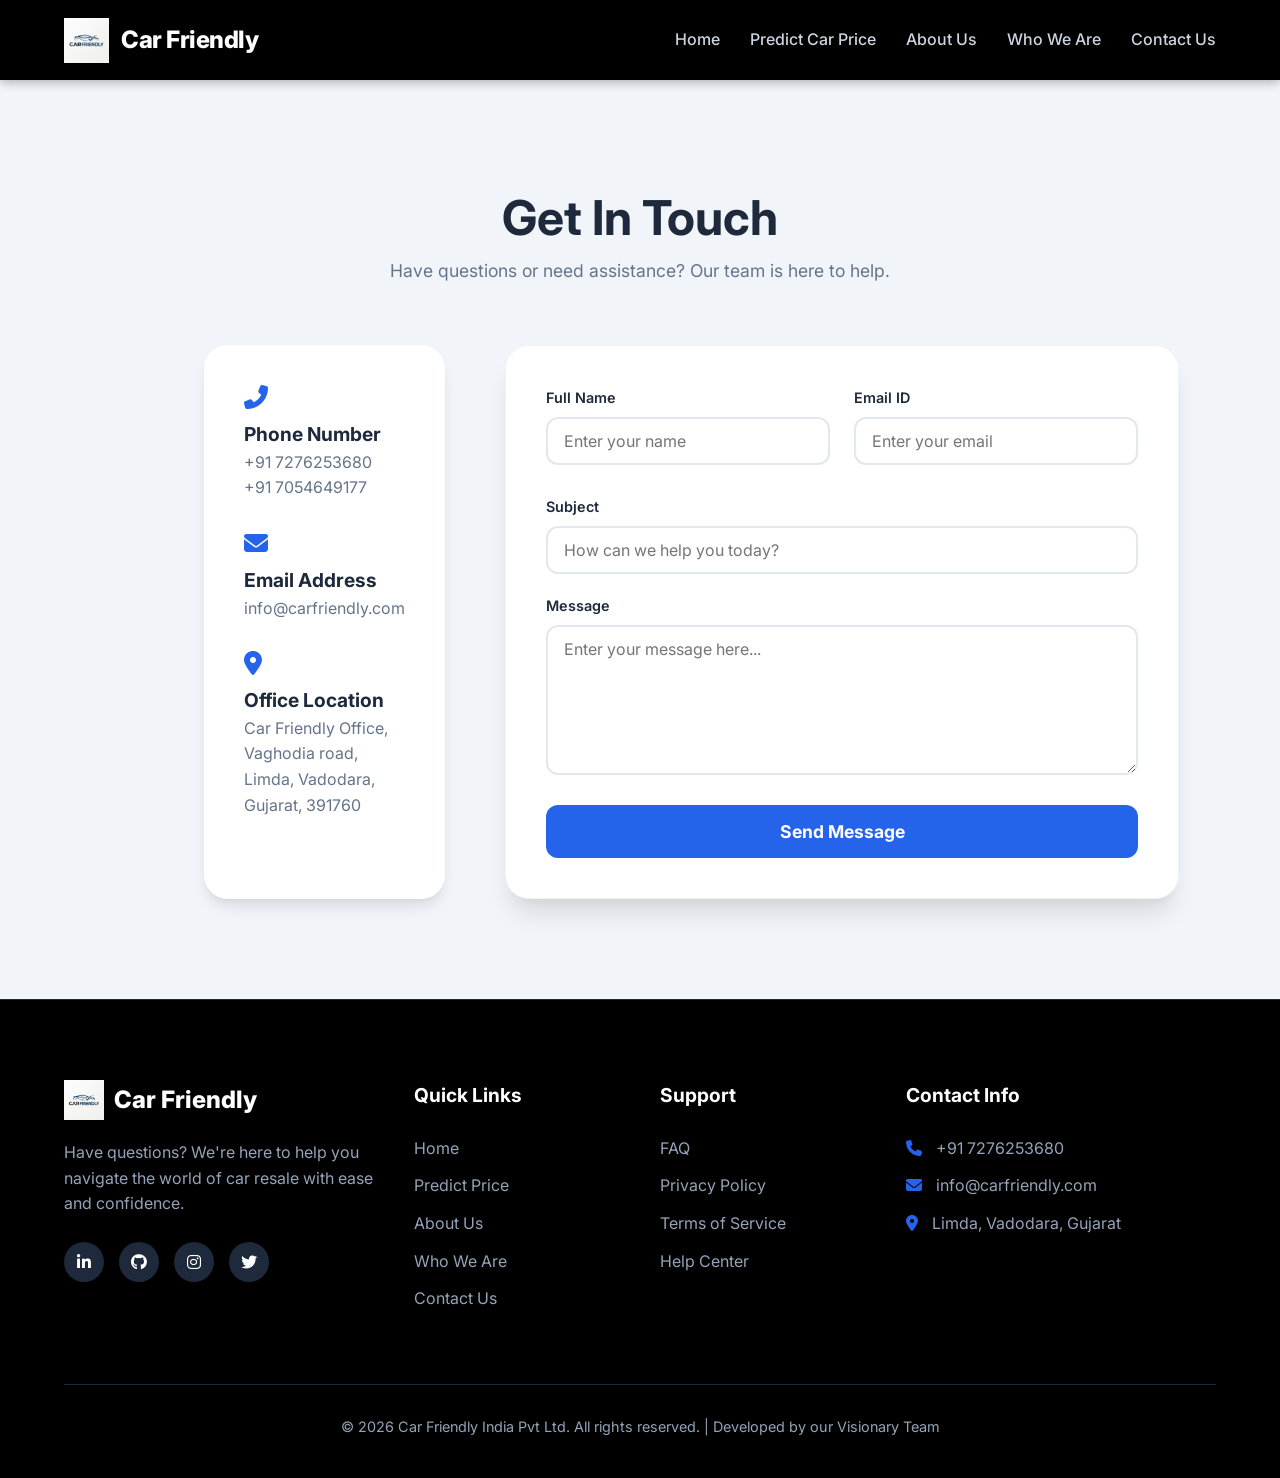
<file: projects/frontend/contact.html>
<!DOCTYPE html>
<html lang="en">
<head>
    <meta charset="UTF-8">
    <meta name="viewport" content="width=device-width, initial-scale=1.0">
    <title>Contact Us | Car Friendly</title>
    <link rel="stylesheet" href="style.css">
    <link href="https://fonts.googleapis.com/css2?family=Inter:wght@400;500;600;700;800&display=swap" rel="stylesheet">
    <link rel="stylesheet" href="https://cdnjs.cloudflare.com/ajax/libs/font-awesome/6.4.0/css/all.min.css">
</head>
<body>
    <nav>
        <a href="/" class="logo">
            <img src="logo.png" alt="Car Friendly Logo">
            <span>Car Friendly</span>
        </a>
        <ul class="nav-links">
            <li><a href="/">Home</a></li>
            <li><a href="/predict">Predict Car Price</a></li>
            <li><a href="/about">About Us</a></li>
            <li><a href="/team">Who We Are</a></li>
            <li><a href="/contact">Contact Us</a></li>
        </ul>
    </nav>

    <div class="info-section">
        <div style="text-align: center; margin-bottom: 60px;" class="animate-up">
            <h2 style="font-size: 3rem;">Get In Touch</h2>
            <p style="color: var(--text-muted); font-size: 1.1rem;">Have questions or need assistance? Our team is here to help.</p>
        </div>

        <div style="display: grid; grid-template-columns: 1fr 1.5fr; gap: 60px;" class="animate-up">
            <div style="background: white; padding: 40px; border-radius: 24px; box-shadow: var(--shadow);">
                <div style="margin-bottom: 30px;">
                    <i class="fas fa-phone-alt" style="font-size: 1.5rem; color: var(--primary-color); margin-bottom: 10px;"></i>
                    <h4 style="font-size: 1.2rem;">Phone Number</h4> 
                    <p style="color: var(--text-muted);">+91 7276253680</p>
                    <p style="color: var(--text-muted);">+91 7054649177</p>
                </div>
                <div style="margin-bottom: 30px;">
                    <i class="fas fa-envelope" style="font-size: 1.5rem; color: var(--primary-color); margin-bottom: 10px;"></i>
                    <h4 style="font-size: 1.2rem;">Email Address</h4>
                    <p style="color: var(--text-muted);">info@carfriendly.com</p>
                </div>
                <div>
                    <i class="fas fa-location-dot" style="font-size: 1.5rem; color: var(--primary-color); margin-bottom: 10px;"></i>
                    <h4 style="font-size: 1.2rem;">Office Location</h4>
                    <p style="color: var(--text-muted);">Car Friendly Office, Vaghodia road,<br>Limda, Vadodara, Gujarat, 391760</p>
                </div>
            </div>

            <div class="form-card">
                <form>
                    <div class="form-grid" style="grid-template-columns: 1fr 1fr;">
                        <div class="form-group">
                            <label>Full Name</label>
                            <input type="text" placeholder="Enter your name" required>
                        </div>
                        <div class="form-group">
                            <label>Email ID</label>
                            <input type="email" placeholder="Enter your email" required>
                        </div>
                    </div>
                    <div class="form-group" style="margin-top: 20px;">
                        <label>Subject</label>
                        <input type="text" placeholder="How can we help you today?" required>
                    </div>
                    <div class="form-group" style="margin-top: 20px;">
                        <label>Message</label>
                        <textarea style="padding: 12px 16px; border-radius: 12px; border: 2px solid #e2e8f0; font-size: 1rem; min-height: 150px; outline: none; transition: var(--transition);" placeholder="Enter your message here..."></textarea>
                    </div>
                    <button type="submit" class="btn-predict" style="margin-top: 30px;">Send Message</button>
                </form>
            </div>
        </div>
    </div>

    <footer class="main-footer">
        <div class="footer-container">
            <div class="footer-col">
                <div class="footer-logo">
                    <img src="logo.png" alt="Car Friendly Logo">
                    <span>Car Friendly</span>
                </div>
                <p>Have questions? We're here to help you navigate the world of car resale with ease and confidence.</p>
                <div class="footer-socials">
                    <a href="#"><i class="fab fa-linkedin-in"></i></a>
                    <a href="#"><i class="fab fa-github"></i></a>
                    <a href="#"><i class="fab fa-instagram"></i></a>
                    <a href="#"><i class="fab fa-twitter"></i></a>
                </div>
            </div>
            <div class="footer-col">
                <h4>Quick Links</h4>
                <ul>
                    <li><a href="/">Home</a></li>
                    <li><a href="/predict">Predict Price</a></li>
                    <li><a href="/about">About Us</a></li>
                    <li><a href="/team">Who We Are</a></li>
                    <li><a href="/contact">Contact Us</a></li>
                </ul>
            </div>
            <div class="footer-col">
                <h4>Support</h4>
                <ul>
                    <li><a href="#">FAQ</a></li>
                    <li><a href="#">Privacy Policy</a></li>
                    <li><a href="#">Terms of Service</a></li>
                    <li><a href="/contact">Help Center</a></li>
                </ul>
            </div>
            <div class="footer-col">
                <h4>Contact Info</h4>
                <ul style="color: #94a3b8;">
                    <li style="margin-bottom: 12px;"><i class="fas fa-phone" style="margin-right: 10px; color: var(--primary-color);"></i> +91 7276253680</li>
                    <li style="margin-bottom: 12px;"><i class="fas fa-envelope" style="margin-right: 10px; color: var(--primary-color);"></i> info@carfriendly.com</li>
                    <li style="margin-bottom: 12px;"><i class="fas fa-map-marker-alt" style="margin-right: 10px; color: var(--primary-color);"></i> Limda, Vadodara, Gujarat</li>
                </ul>
            </div>
        </div>
        <div class="footer-bottom">
            <p>&copy; 2026 Car Friendly India Pvt Ltd. All rights reserved. | Developed by our Visionary Team</p>
        </div>
    </footer>
</body>
</html>
</file>
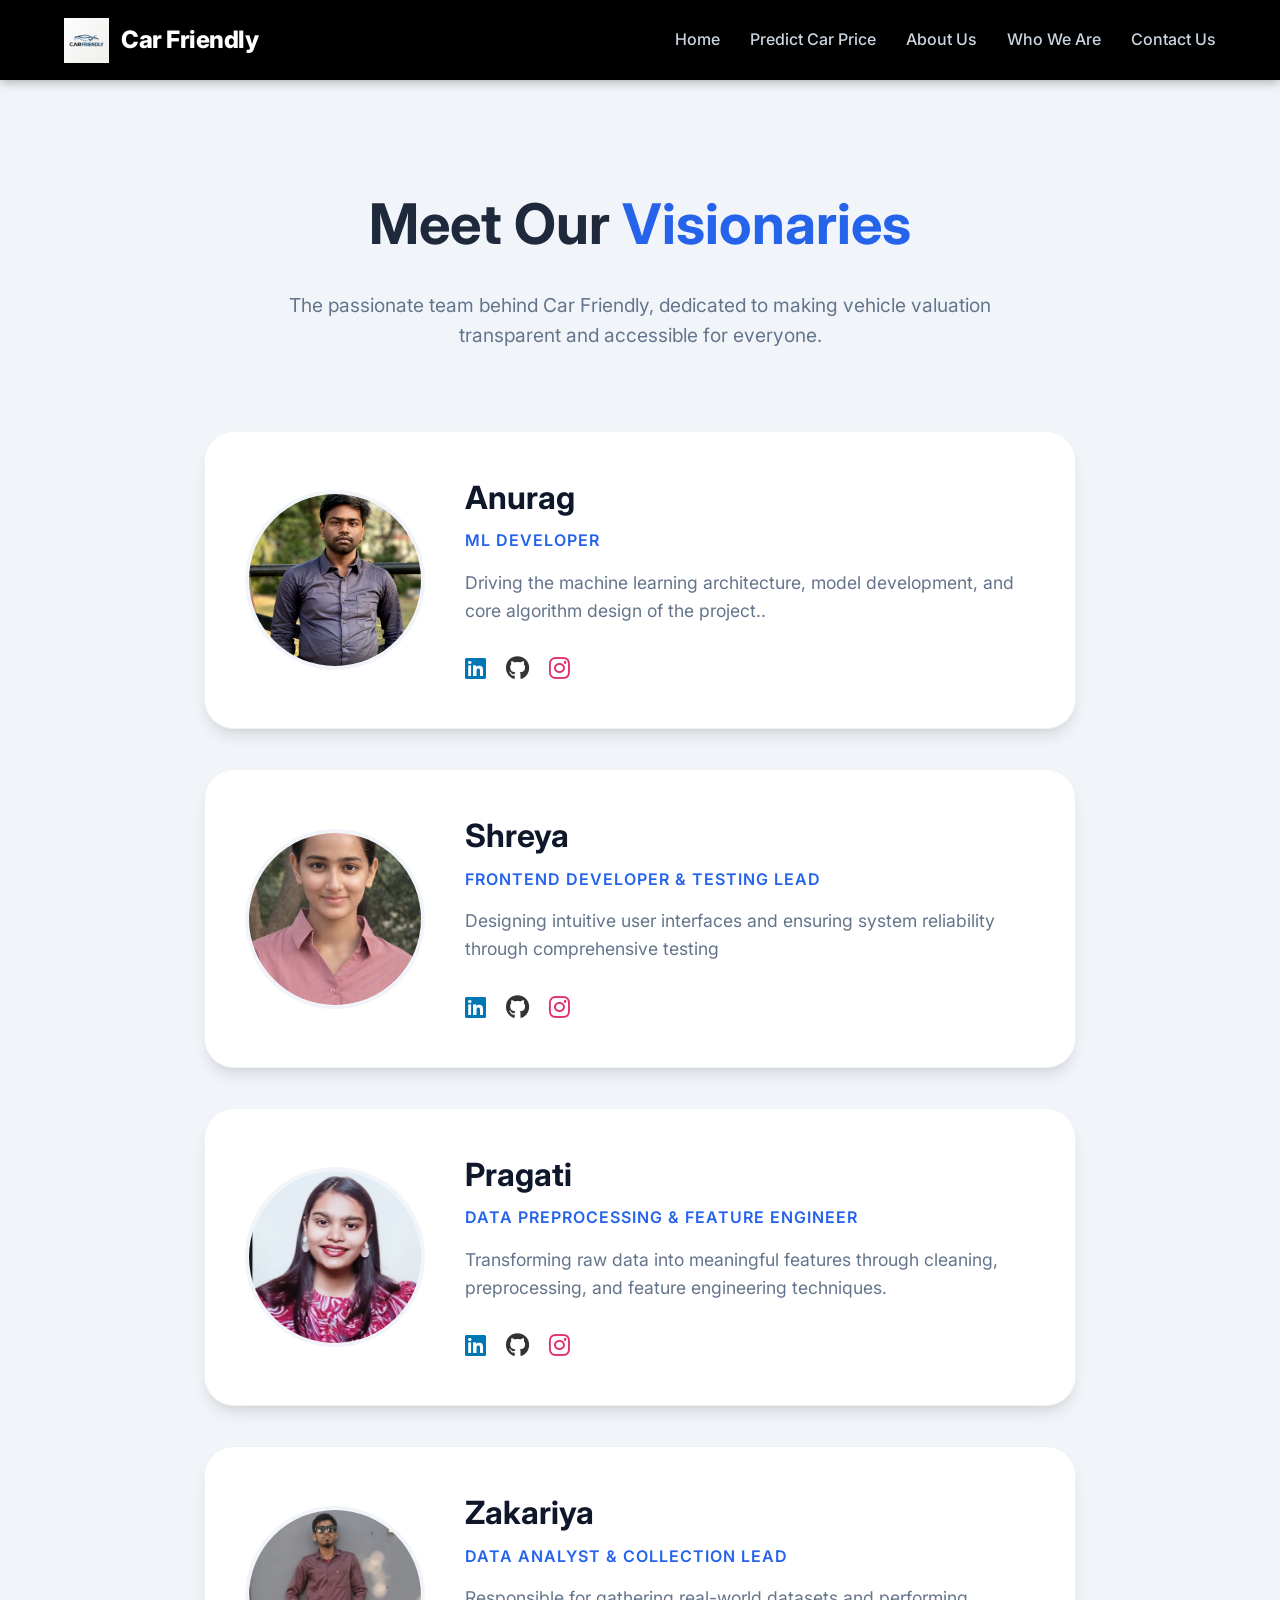
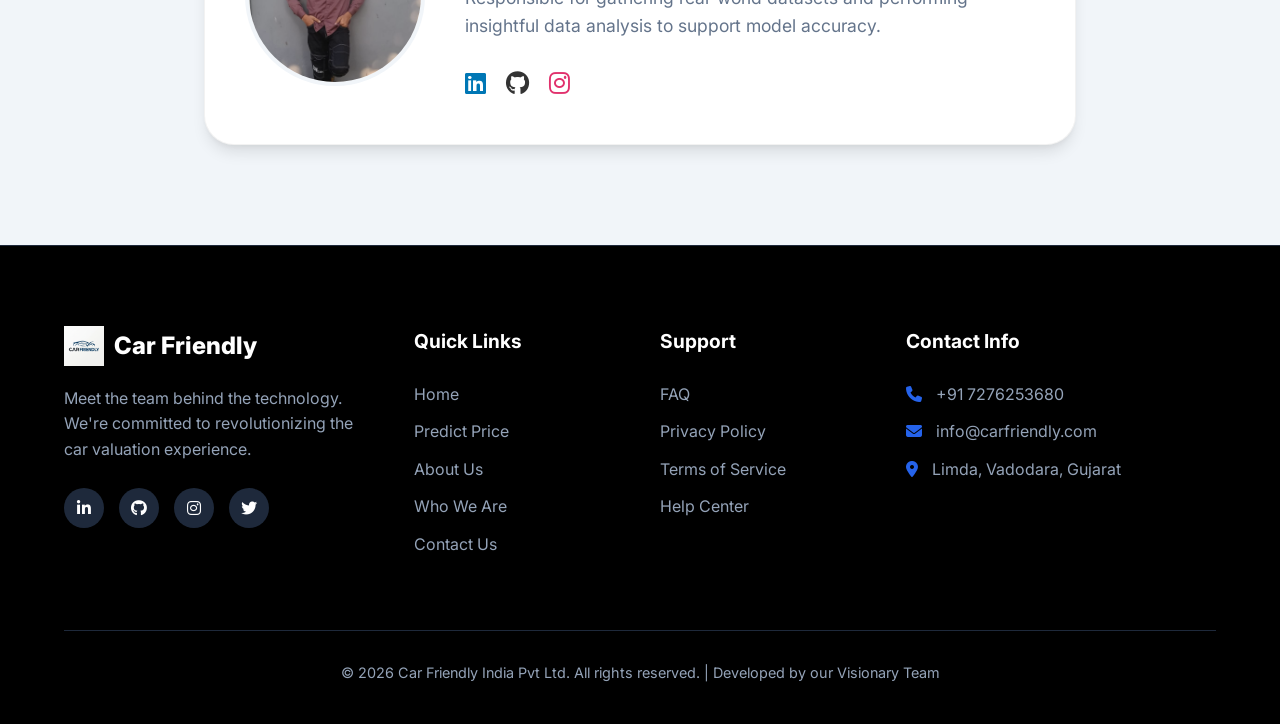
<file: projects/frontend/team.html>
<!DOCTYPE html>
<html lang="en">
<head>
    <meta charset="UTF-8">
    <meta name="viewport" content="width=device-width, initial-scale=1.0">
    <title>Who We Are | Car Friendly</title>
    <link rel="stylesheet" href="style.css">
    <link href="https://fonts.googleapis.com/css2?family=Inter:wght@400;500;600;700;800&display=swap" rel="stylesheet">
    <link rel="stylesheet" href="https://cdnjs.cloudflare.com/ajax/libs/font-awesome/6.4.0/css/all.min.css">
    <style>
        .team-grid {
            display: flex;
            flex-direction: column;
            gap: 40px;
            margin-top: 60px;
            max-width: 1000px;
            margin-left: auto;
            margin-right: auto;
        }
        .team-member {
            display: flex;
            align-items: center;
            text-align: left;
            padding: 40px;
            background: white;
            border-radius: 30px;
            transition: var(--transition);
            box-shadow: var(--shadow);
            border: 1px solid rgba(0,0,0,0.05);
            width: 100%;
        }
        @media (max-width: 768px) {
            .team-member {
                flex-direction: column;
                text-align: center;
            }
        }
        .team-member:hover {
            transform: translateY(-10px);
            box-shadow: var(--shadow-lg);
            border-color: var(--primary-color);
        }
        .member-img-container {
            width: 180px;
            height: 180px;
            flex-shrink: 0;
            margin-right: 40px;
            border-radius: 50%;
            overflow: hidden;
            border: 4px solid #f1f5f9;
            transition: var(--transition);
        }
        @media (max-width: 768px) {
            .member-img-container {
                margin-right: 0;
                margin-bottom: 25px;
            }
        }
        .member-info {
            flex: 1;
        }
        .team-member:hover .member-img-container {
            border-color: var(--primary-color);
        }
        .member-img-container img {
            width: 100%;
            height: 100%;
            object-fit: cover;
            filter: grayscale(20%);
        }
        .team-member:hover img {
            filter: grayscale(0%);
        }
        .member-name {
            font-size: 2rem;
            font-weight: 700;
            color: var(--bg-dark);
            margin-bottom: 5px;
        }
        .member-role {
            color: var(--primary-color);
            font-weight: 600;
            font-size: 1rem;
            text-transform: uppercase;
            letter-spacing: 1px;
            margin-bottom: 15px;
            display: block;
        }
        .member-desc {
            color: var(--text-muted);
            font-size: 1.1rem;
            margin-bottom: 25px;
            line-height: 1.6;
        }
        .social-links {
            display: flex;
            justify-content: flex-start;
            gap: 20px;
        }
        @media (max-width: 768px) {
            .social-links {
                justify-content: center;
            }
        }
        .social-link {
            font-size: 1.5rem;
            transition: var(--transition);
        }
        .social-link.linkedin { color: #0077b5; }
        .social-link.github { color: #333; }
        .social-link.instagram { color: #e1306c; }
        
        .social-link:hover {
            transform: translateY(-3px) scale(1.1);
        }
    </style>
</head>
<body>
    <nav>
        <a href="/" class="logo">
            <img src="logo.png" alt="Car Friendly Logo">
            <span>Car Friendly</span>
        </a>
        <ul class="nav-links">
            <li><a href="/">Home</a></li>
            <li><a href="/predict">Predict Car Price</a></li>
            <li><a href="/about">About Us</a></li>
            <li><a href="/team">Who We Are</a></li>
            <li><a href="/contact">Contact Us</a></li>
        </ul>
    </nav>

    <div class="info-section">
        <div style="text-align: center; margin-bottom: 80px;" class="animate-up">
            <h2 style="font-size: 3.5rem;">Meet Our <span style="color: var(--primary-color);">Visionaries</span></h2>
            <p style="color: var(--text-muted); font-size: 1.2rem; max-width: 800px; margin: 20px auto 0;">The passionate team behind Car Friendly, dedicated to making vehicle valuation transparent and accessible for everyone.</p>
        </div>

        <div class="team-grid">
            <!-- Anurag -->
            <div class="team-member animate-up" style="animation-delay: 0.1s;">
                <div class="member-img-container">
                    <img src="anurag-profile.jpg" alt="Anurag">
                </div>
                <div class="member-info">
                    <h3 class="member-name">Anurag</h3>
                    <span class="member-role">ML Developer</span>
                    <p class="member-desc">Driving the machine learning architecture, model development, and core algorithm design of the project..</p>
                    <div class="social-links">
                        <a href="https://www.linkedin.com/in/anurag-verma4" class="social-link linkedin" target="_blank"><i class="fab fa-linkedin"></i></a>
                        <a href="https://github.com/Anu7276" class="social-link github" target="_blank"><i class="fab fa-github"></i></a>
                        <a href="https://www.instagram.com/anuragverma7276/" class="social-link instagram" target="_blank"><i class="fab fa-instagram"></i></a>
                    </div>
                </div>
            </div>

            <!-- Shreya -->
            <div class="team-member animate-up" style="animation-delay: 0.2s;">
                <div class="member-img-container">
                    <img src="shreya.jpeg" alt="Shreya">
                </div>
                <div class="member-info">
                    <h3 class="member-name">Shreya</h3>
                    <span class="member-role">FRONTEND DEVELOPER & TESTING LEAD</span>
                    <p class="member-desc">Designing intuitive user interfaces and ensuring system reliability through comprehensive testing</p>
                    <div class="social-links">
                        <a href="https://www.linkedin.com/in/shreya-shrivastava-a55a16372?utm_source=share_via&utm_content=profile&utm_medium=member_android" class="social-link linkedin" target="_blank"><i class="fab fa-linkedin"></i></a>
                        <a href="https://github.com/shrivastavashreya1722-ai" class="social-link github" target="_blank"><i class="fab fa-github"></i></a>
                        <a href="https://www.instagram.com/shreyaa_shrivastava__/" class="social-link instagram" target="_blank"><i class="fab fa-instagram"></i></a>
                    </div>
                </div>
            </div>

            <!-- Pragati -->
            <div class="team-member animate-up" style="animation-delay: 0.3s;">
                <div class="member-img-container">
                    <img src="pragati'.png" alt="Pragati">
                </div>
                <div class="member-info">
                    <h3 class="member-name">Pragati</h3>
                    <span class="member-role">DATA PREPROCESSING & FEATURE ENGINEER</span>
                    <p class="member-desc">Transforming raw data into meaningful features through cleaning, preprocessing, and feature engineering techniques.</p>
                    <div class="social-links">
                        <a href="https://www.linkedin.com/in/pragati-patel-a748a5389/" class="social-link linkedin" target="_blank"><i class="fab fa-linkedin"></i></a>
                        <a href="https://github.com/Piyuu1409" class="social-link github" target="_blank"><i class="fab fa-github"></i></a>
                        <a href="https://instagram.com/placeholder-pragati" class="social-link instagram" target="_blank"><i class="fab fa-instagram"></i></a>
                    </div>
                </div>
            </div>

            <!-- Zakariya -->
            <div class="team-member animate-up" style="animation-delay: 0.4s;">
                <div class="member-img-container">
                    <img src="zack.jpeg" alt="Zakariya">
                </div>
                <div class="member-info">
                    <h3 class="member-name">Zakariya</h3>
                    <span class="member-role">DATA ANALYST & COLLECTION LEAD</span>
                    <p class="member-desc">Responsible for gathering real-world datasets and performing insightful data analysis to support model accuracy.</p>
                    <div class="social-links">
                        <a href="https://www.linkedin.com/in/mahmadzakariya-patel?utm_source=share_via&utm_content=profile&utm_medium=member_android" class="social-link linkedin" target="_blank"><i class="fab fa-linkedin"></i></a>
                        <a href="https://github.com/Zaku2007" class="social-link github" target="_blank"><i class="fab fa-github"></i></a>
                        <a href="https://www.instagram.com/zakariya_nextgen_07?igsh=ank1ZDV3MXM3czJs" class="social-link instagram" target="_blank"><i class="fab fa-instagram"></i></a>
                    </div>
                </div>
            </div>
        </div>
    </div>

    <footer class="main-footer">
        <div class="footer-container">
            <div class="footer-col">
                <div class="footer-logo">
                    <img src="logo.png" alt="Car Friendly Logo">
                    <span>Car Friendly</span>
                </div>
                <p>Meet the team behind the technology. We're committed to revolutionizing the car valuation experience.</p>
                <div class="footer-socials">
                    <a href="#"><i class="fab fa-linkedin-in"></i></a>
                    <a href="#"><i class="fab fa-github"></i></a>
                    <a href="#"><i class="fab fa-instagram"></i></a>
                    <a href="#"><i class="fab fa-twitter"></i></a>
                </div>
            </div>
            <div class="footer-col">
                <h4>Quick Links</h4>
                <ul>
                    <li><a href="/">Home</a></li>
                    <li><a href="/predict">Predict Price</a></li>
                    <li><a href="/about">About Us</a></li>
                    <li><a href="/team">Who We Are</a></li>
                    <li><a href="/contact">Contact Us</a></li>
                </ul>
            </div>
            <div class="footer-col">
                <h4>Support</h4>
                <ul>
                    <li><a href="#">FAQ</a></li>
                    <li><a href="#">Privacy Policy</a></li>
                    <li><a href="#">Terms of Service</a></li>
                    <li><a href="/contact">Help Center</a></li>
                </ul>
            </div>
            <div class="footer-col">
                <h4>Contact Info</h4>
                <ul style="color: #94a3b8;">
                    <li style="margin-bottom: 12px;"><i class="fas fa-phone" style="margin-right: 10px; color: var(--primary-color);"></i> +91 7276253680</li>
                    <li style="margin-bottom: 12px;"><i class="fas fa-envelope" style="margin-right: 10px; color: var(--primary-color);"></i> info@carfriendly.com</li>
                    <li style="margin-bottom: 12px;"><i class="fas fa-map-marker-alt" style="margin-right: 10px; color: var(--primary-color);"></i> Limda, Vadodara, Gujarat</li>
                </ul>
            </div>
        </div>
        <div class="footer-bottom">
            <p>&copy; 2026 Car Friendly India Pvt Ltd. All rights reserved. | Developed by our Visionary Team</p>
        </div>
    </footer>
</body>
</html>
</file>
<file: projects/frontend/style.css>
:root {
    --primary-color: #2563eb;
    --primary-dark: #1d4ed8;
    --secondary-color: #64748b;
    --accent-color: #f59e0b;
    --bg-dark: #0f172a;
    --bg-card: #ffffff;
    --bg-navbar: #000000;
    --text-main: #1e293b;
    --text-muted: #64748b;
    --text-light: #f8fafc;
    --transition: all 0.3s cubic-bezier(0.4, 0, 0.2, 1);
    --shadow: 0 10px 15px -3px rgba(0, 0, 0, 0.1), 0 4px 6px -2px rgba(0, 0, 0, 0.05);
    --shadow-lg: 0 20px 25px -5px rgba(0, 0, 0, 0.1), 0 10px 10px -5px rgba(0, 0, 0, 0.04);
}

* {
    margin: 0;
    padding: 0;
    box-sizing: border-box;
    font-family: 'Inter', -apple-system, BlinkMacSystemFont, sans-serif;
}

body {
    background-color: #f1f5f9;
    color: var(--text-main);
    line-height: 1.6;
    overflow-x: hidden;
}

/* Navbar Styling */
nav {
    background-color: var(--bg-navbar);
    height: 80px;
    display: flex;
    align-items: center;
    justify-content: space-between;
    padding: 0 5%;
    position: sticky;
    top: 0;
    z-index: 1000;
    box-shadow: 0 2px 10px rgba(0,0,0,0.3);
    transition: var(--transition);
}

.logo {
    display: flex;
    align-items: center;
    gap: 12px;
    color: white;
    font-size: 1.5rem;
    font-weight: 800;
    text-decoration: none;
    letter-spacing: -0.5px;
}

.logo img {
    height: 45px;
    object-fit: contain;
}

.nav-links {
    display: flex;
    list-style: none;
    gap: 30px;
}

.nav-links a {
    color: #cbd5e1;
    text-decoration: none;
    font-weight: 500;
    font-size: 1rem;
    transition: var(--transition);
    position: relative;
}

.nav-links a:hover {
    color: white;
}

.nav-links a::after {
    content: '';
    position: absolute;
    bottom: -5px;
    left: 0;
    width: 0;
    height: 2px;
    background-color: var(--primary-color);
    transition: var(--transition);
}

.nav-links a:hover::after {
    width: 100%;
}

.nav-cta {
    background-color: var(--primary-color);
    color: white !important;
    padding: 10px 20px;
    border-radius: 8px;
}

.nav-cta:hover {
    background-color: var(--primary-dark);
    transform: translateY(-2px);
}

/* Hero Section */
.hero {
    padding: 100px 5% 60px;
    display: flex;
    align-items: center;
    justify-content: space-between;
    gap: 50px;
    min-height: 80vh;
    background: linear-gradient(135deg, #ffffff 0%, #f1f5f9 100%);
}

.hero-content {
    flex: 1;
    animation: slideInLeft 1s ease-out;
}

.hero-content h1 {
    font-size: 3.5rem;
    font-weight: 800;
    line-height: 1.2;
    margin-bottom: 20px;
    color: var(--bg-dark);
}

.hero-content p {
    font-size: 1.25rem;
    color: var(--text-muted);
    margin-bottom: 40px;
    max-width: 600px;
}

.hero-image {
    flex: 1;
    animation: fadeIn 1.5s ease-in;
}

.hero-image img {
    width: 100%;
    border-radius: 20px;
    box-shadow: var(--shadow-lg);
}

/* Prediction Form Page Styling */
.prediction-container {
    padding: 60px 5%;
    max-width: 1200px;
    margin: 0 auto;
}

.form-card {
    background: white;
    padding: 40px;
    border-radius: 24px;
    box-shadow: var(--shadow-lg);
    border: 1px solid rgba(0,0,0,0.05);
}

.form-grid {
    display: grid;
    grid-template-columns: repeat(auto-fit, minmax(250px, 1fr));
    gap: 24px;
    margin-bottom: 30px;
}

.form-group {
    display: flex;
    flex-direction: column;
    gap: 8px;
}

.form-group label {
    font-weight: 600;
    font-size: 0.9rem;
    color: var(--text-main);
}

.form-group input, .form-group select {
    padding: 12px 16px;
    border-radius: 12px;
    border: 2px solid #e2e8f0;
    font-size: 1rem;
    transition: var(--transition);
    outline: none;
}

.form-group input:focus, .form-group select:focus {
    border-color: var(--primary-color);
    box-shadow: 0 0 0 4px rgba(37, 99, 235, 0.1);
}

.btn-predict {
    width: 100%;
    padding: 16px;
    background-color: var(--primary-color);
    color: white;
    border: none;
    border-radius: 12px;
    font-size: 1.1rem;
    font-weight: 700;
    cursor: pointer;
    transition: var(--transition);
}

.btn-predict:hover {
    background-color: var(--primary-dark);
    transform: translateY(-2px);
    box-shadow: 0 4px 12px rgba(37, 99, 235, 0.3);
}

/* Result Section */
.result-section {
    margin-top: 40px;
    text-align: center;
    padding: 40px;
    border-radius: 24px;
    background: #f8fafc;
    border: 2px dashed #e2e8f0;
    transition: var(--transition);
}

.result-section.active {
    background: white;
    border-style: solid;
    border-color: var(--primary-color);
}

#car-result-image {
    max-width: 500px;
    width: 100%;
    border-radius: 16px;
    margin-bottom: 20px;
    box-shadow: var(--shadow);
}

.price-display {
    font-size: 2.5rem;
    font-weight: 800;
    color: var(--primary-color);
    margin: 10px 0;
}

/* About/Contact Sections */
.info-section {
    padding: 100px 5%;
    max-width: 1000px;
    margin: 0 auto;
}

.info-content h2 {
    font-size: 3rem;
    margin-bottom: 30px;
    text-align: center;
}

.dream-banner {
    background: var(--bg-dark);
    color: white;
    padding: 60px;
    border-radius: 30px;
    text-align: center;
    margin: 40px 0;
}

.dream-banner h3 {
    font-size: 2.5rem;
    margin-bottom: 10px;
}

/* FAQ Section */
.faq-container {
    max-width: 800px;
    margin: 60px auto;
}

.faq-item {
    margin-bottom: 16px;
    border-radius: 12px;
    background: white;
    overflow: hidden;
    box-shadow: var(--shadow);
}

.faq-question {
    padding: 20px;
    cursor: pointer;
    display: flex;
    justify-content: space-between;
    align-items: center;
    font-weight: 600;
}

.faq-answer {
    padding: 0 20px;
    max-height: 0;
    overflow: hidden;
    transition: var(--transition);
    color: var(--text-muted);
}

.faq-item.active .faq-answer {
    padding: 0 20px 20px;
    max-height: 200px;
}

/* Footer & Who We Are */
.who-we-are {
    background: var(--bg-dark);
    color: white;
    padding: 100px 5%;
}

.who-we-are-grid {
    display: grid;
    grid-template-columns: repeat(auto-fit, minmax(200px, 1fr));
    gap: 40px;
    margin-top: 50px;
}

.who-card {
    background: rgba(255,255,255,0.05);
    padding: 30px;
    border-radius: 20px;
    border: 1px solid rgba(255,255,255,0.1);
}

.who-card h4 {
    margin-bottom: 15px;
    color: var(--primary-color);
}

/* Footer Styling */
.main-footer {
    background: #000000;
    color: #94a3b8;
    padding: 80px 5% 40px;
    border-top: 1px solid #1e293b;
}

.footer-container {
    display: grid;
    grid-template-columns: 1.5fr 1fr 1fr 1.5fr;
    gap: 40px;
    max-width: 1200px;
    margin: 0 auto;
}

.footer-col h4 {
    color: white;
    font-size: 1.2rem;
    margin-bottom: 25px;
    font-weight: 700;
}

.footer-col ul {
    list-style: none;
}

.footer-col ul li {
    margin-bottom: 12px;
}

.footer-col ul li a {
    color: #94a3b8;
    text-decoration: none;
    transition: var(--transition);
}

.footer-col ul li a:hover {
    color: var(--primary-color);
    padding-left: 5px;
}

.footer-logo {
    display: flex;
    align-items: center;
    gap: 10px;
    color: white;
    font-size: 1.5rem;
    font-weight: 800;
    margin-bottom: 20px;
}

.footer-logo img {
    height: 40px;
}

.footer-socials {
    display: flex;
    gap: 15px;
    margin-top: 25px;
}

.footer-socials a {
    width: 40px;
    height: 40px;
    background: #1e293b;
    color: white;
    display: flex;
    align-items: center;
    justify-content: center;
    border-radius: 50%;
    transition: var(--transition);
    text-decoration: none;
}

.footer-socials a:hover {
    background: var(--primary-color);
    transform: translateY(-5px);
}

.footer-bottom {
    margin-top: 60px;
    padding-top: 30px;
    border-top: 1px solid #1e293b;
    text-align: center;
    font-size: 0.9rem;
}

@media (max-width: 992px) {
    .footer-container {
        grid-template-columns: 1fr 1fr;
    }
}

@media (max-width: 600px) {
    .footer-container {
        grid-template-columns: 1fr;
    }
}

/* Animations */
@keyframes fadeIn {
    from { opacity: 0; }
    to { opacity: 1; }
}

@keyframes slideInLeft {
    from { opacity: 0; transform: translateX(-50px); }
    to { opacity: 1; transform: translateX(0); }
}

@keyframes slideUp {
    from { opacity: 0; transform: translateY(30px); }
    to { opacity: 1; transform: translateY(0); }
}

.animate-up {
    animation: slideUp 0.8s ease-out forwards;
}

/* Responsive */
@media (max-width: 768px) {
    .hero {
        flex-direction: column;
        padding-top: 60px;
        text-align: center;
    }
    .hero-content h1 { font-size: 2.5rem; }
    .nav-links { display: none; }
}
</file>
